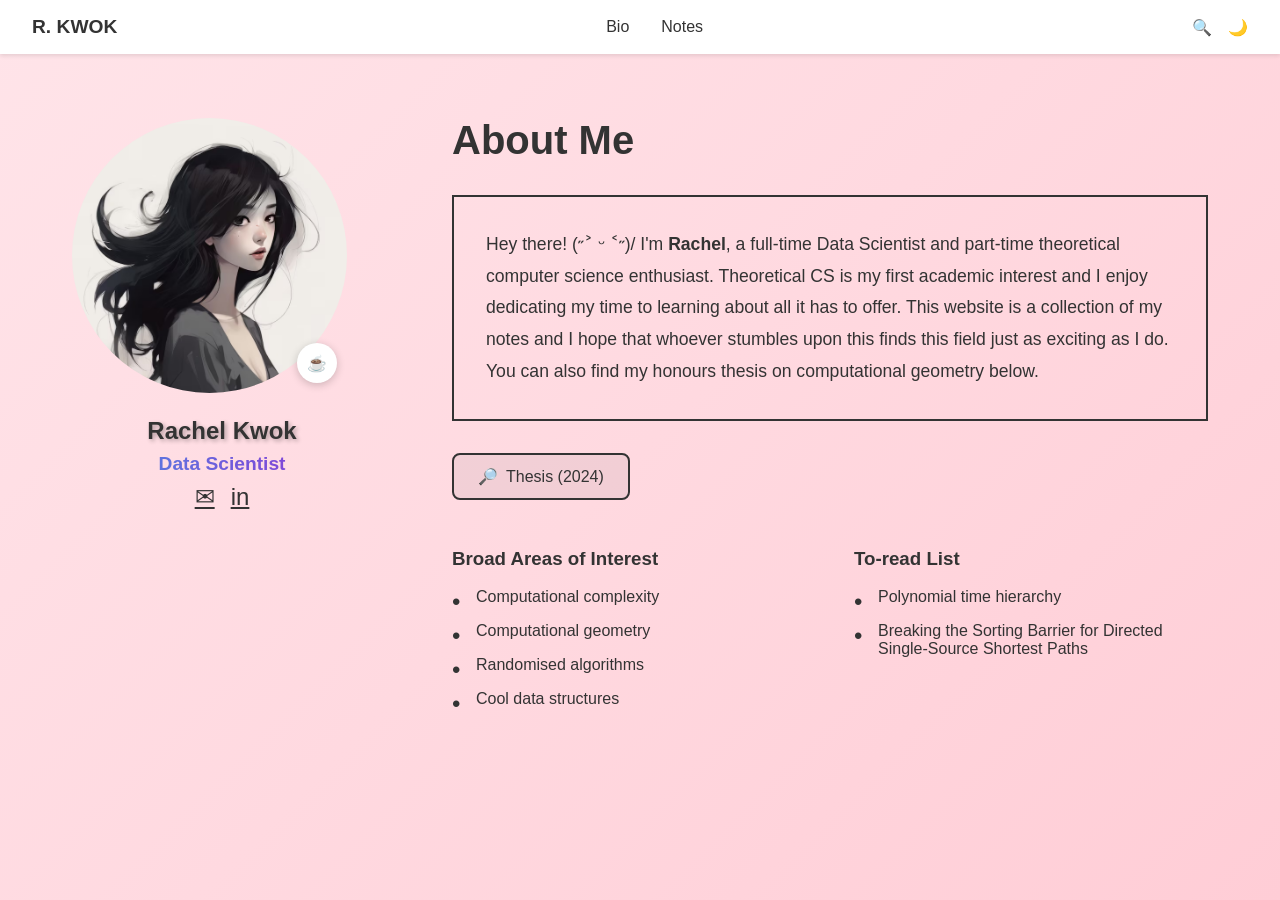
<file: index.html>
<!DOCTYPE html>
<html lang="en">
<head>
    <meta charset="UTF-8">
    <meta name="viewport" content="width=device-width, initial-scale=1.0">
    <title>Rachel's Blog</title>
    <style>
        * {
            margin: 0;
            padding: 0;
            box-sizing: border-box;
        }

        body {
            font-family: -apple-system, BlinkMacSystemFont, 'Segoe UI', Roboto, Oxygen, Ubuntu, Cantarell, sans-serif;
            background: linear-gradient(135deg, #ffe4e9 0%, #ffd9e0 50%, #ffcdd6 100%);
            min-height: 100vh;
            color: #333;
        }

        nav {
            background: white;
            padding: 1rem 2rem;
            display: flex;
            justify-content: space-between;
            align-items: center;
            box-shadow: 0 2px 4px rgba(0,0,0,0.1);
        }

        .nav-brand {
            font-weight: bold;
            font-size: 1.2rem;
        }

        .nav-links {
            display: flex;
            gap: 2rem;
            list-style: none;
        }

        .nav-links a {
            text-decoration: none;
            color: #333;
            font-weight: 500;
            transition: text-shadow 0.3s ease;
        }

        .nav-links a:hover {
            text-shadow: 2px 2px 4px rgba(0, 0, 0, 0.3);
        }

        .nav-icons {
            display: flex;
            gap: 1rem;
        }

        .main-content {
            max-width: 1200px;
            margin: 0 auto;
            padding: 4rem 2rem;
            display: grid;
            grid-template-columns: 300px 1fr;
            gap: 5rem;
        }

        .profile-section {
            text-align: center;
        }

        .profile-image {
            width: 275px;
            height: 275px;
            border-radius: 50%;
            margin-bottom: 1.5rem;
            position: relative;
        }

        .profile-image img {
            width: 100%;
            height: 100%;
            border-radius: 50%;
            object-fit: cover;
        }

        .profile-badge {
            position: absolute;
            bottom: 10px;
            right: 10px;
            background: white;
            width: 40px;
            height: 40px;
            border-radius: 50%;
            display: flex;
            align-items: center;
            justify-content: center;
            box-shadow: 0 2px 8px rgba(0,0,0,0.2);
        }

        .profile-name {
            font-size: 1.5rem;
            font-weight: bold;
            margin-bottom: 0.5rem;
            color: #333;
            /* background: linear-gradient(90deg, #F5A9D0, #515FDB);
            -webkit-background-clip: text;
            -webkit-text-fill-color: transparent; 
            background-clip: text; */
            text-shadow: 2px 2px 4px rgba(0, 0, 0, 0.3);
        }

        .profile-title {
            font-size: 1.2rem;
            font-weight: 600;
            margin-bottom: 0.5rem;
            background: linear-gradient(90deg, #4A90E2, #932BD4);
            -webkit-background-clip: text;
            -webkit-text-fill-color: transparent;
            background-clip: text;
        }

        .profile-org {
            font-size: 1.1rem;
            margin-bottom: 2rem;
            color: #555;
        }

        .social-links {
            display: flex;
            gap: 1rem;
            justify-content: center;
            flex-wrap: wrap;
        }

        .social-links a {
            color: #333;
            font-size: 1.5rem;
        }

        .content-section {
            color: #333;
        }

        .content-section h1 {
            font-size: 2.5rem;
            margin-bottom: 2rem;
        }

        .bio {
            font-size: 1.1rem;
            line-height: 1.8;
            margin-bottom: 2rem;
            border: 2px solid #333;
            border-radius: 0px;
            padding: 2rem
        }

        .download-btn {
            display: inline-flex;
            align-items: center;
            gap: 0.5rem;
            background: rgba(0,0,0,0.05);
            color: #333;
            padding: 0.75rem 1.5rem;
            border-radius: 8px;
            text-decoration: none;
            border: 2px solid #333;
            font-weight: 500;
            margin-bottom: 3rem;
            transition: background 0.3s;
        }

        .download-btn:hover {
            background: rgba(0,0,0,0.1);
        }

        .info-grid {
            display: grid;
            grid-template-columns: 1fr 1fr;
            gap: 3rem;
        }

        .info-section h2 {
            font-size: 1.8rem;
            margin-bottom: 1.5rem;
        }

        .info-section ul {
            list-style: none;
        }

        .info-section li {
            margin-bottom: 1rem;
            padding-left: 1.5rem;
            position: relative;
        }

        .info-section li:before {
            content: "•";
            position: absolute;
            left: 0;
            font-size: 1.5rem;
        }

        @media (max-width: 768px) {
            .main-content {
                grid-template-columns: 1fr;
                gap: 2rem;
            }

            .info-grid {
                grid-template-columns: 1fr;
            }

            .nav-links {
                display: none;
            }
        }
    </style>
</head>
<body>
    <nav>
        <div class="nav-brand">R. KWOK</div>
        <ul class="nav-links">
            <li><a href="index.html">Bio</a></li> 
            <li><a href="blog.html">Notes</a></li> 
            <!-- <li><a href="technology.html" class="category-link">Blogs</a></li> --->
        </ul>
        <div class="nav-icons">
            <span>🔍</span>
            <span>🌙</span>
        </div>
    </nav>

    <div class="main-content">
        <div class="profile-section">
            <div class="profile-image">
                <img src="display.jpg" alt="Profile Picture">
                <div class="profile-badge">☕</div>
            </div>
            <div class="profile-name">Rachel Kwok</div>
            <div class="profile-title">Data Scientist</div>
            <div class="social-links">
                <a href="mailto:rachelk@canva.com">✉</a>
                <a href="https://www.linkedin.com/in/rachel-kwok-9b1396202/">in</a>
            </div>
        </div>

        <div class="content-section">
            <h1>About Me</h1>
            <p class="bio">
                Hey there! (˶˃ ᵕ ˂˶)/ I'm <b>Rachel</b>, a full-time Data Scientist and part-time theoretical computer science enthusiast.
                Theoretical CS is my first academic interest and I enjoy dedicating my time to learning about all it has to offer. 
                This website is a collection of my notes and I hope that whoever stumbles upon this finds this field just as exciting as I do.
                You can also find my honours thesis on computational geometry below.

            </p>
            <a href="thesis.pdf" class="download-btn">
                <span>🔎</span> Thesis (2024)
            </a>

            <div class="info-grid">
                <div class="info-section">
                    <h3>Broad Areas of Interest</h3>
                    <br>
                    <ul>
                        <li>Computational complexity</li>
                        <li>Computational geometry</li>
                        <li>Randomised algorithms</li>
                        <li>Cool data structures</li>
                    </ul>
                </div>

                <div class="info-section">
                    <h3>To-read List</h3>
                    <br>
                    <ul>
                        <li>Polynomial time hierarchy</li>
                        <li>Breaking the Sorting Barrier for Directed Single-Source Shortest Paths</li>
                    </ul>
                </div>
            </div>
        </div>
    </div>
</body>
</html>
</file>
